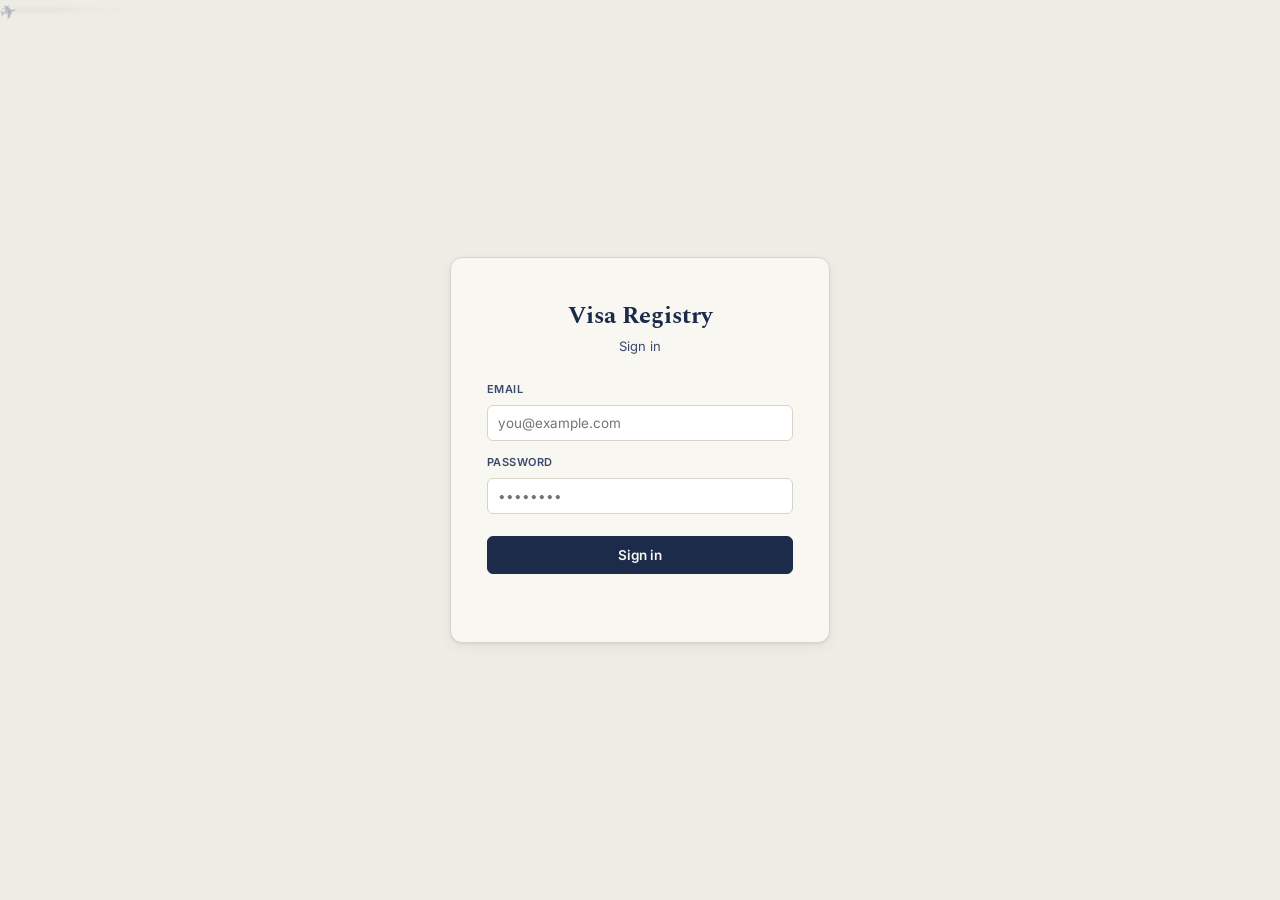
<file: index.html>
<!DOCTYPE html>
<html lang="en">
<head>
<meta charset="UTF-8">
<meta name="viewport" content="width=device-width, initial-scale=1.0">
<title>Visa &amp; Passport Registry</title>
<link rel="preconnect" href="https://fonts.googleapis.com">
<link href="https://fonts.googleapis.com/css2?family=Spectral:wght@500;600;700&family=IBM+Plex+Mono:wght@400;500;600&family=Inter:wght@400;500;600&display=swap" rel="stylesheet">
<link rel="stylesheet" href="css/styles.css">
</head>
<body>

<!-- Motion blur plane background -->
<div class="plane-wrap">
  <div class="plane-group">
    <div class="plane-trail"></div>
    <div class="plane-icon">✈</div>
  </div>
  <div class="plane-group reverse">
    <div class="plane-trail"></div>
    <div class="plane-icon">✈</div>
  </div>
</div>

<!-- Loading screen -->
<div class="loading-screen" id="loadingScreen">Loading…</div>

<!-- Login screen (hidden by default) -->
<div class="login-screen" id="loginScreen" style="display:none;">
  <div class="login-card">
    <h1>Visa Registry</h1>
    <div class="sub">Sign in</div>
    <div class="field">
      <label>Email</label>
      <input id="loginEmail" type="email" placeholder="you@example.com">
    </div>
    <div class="field">
      <label>Password</label>
      <input id="loginPass" type="password" placeholder="••••••••">
    </div>
    <button class="btn" id="loginBtn">Sign in</button>
    <div class="error" id="loginError"></div>
  </div>
</div>

<!-- Main app (hidden by default) -->
<div class="app" id="mainApp" style="display:none;">

  <div class="masthead">
    <div>
      <h1>Visa &amp; Passport Registry</h1>
      <div class="sub">Searchable case log · replaces the paper piles</div>
    </div>
    <div class="meta">
      <span id="statsBox">— entries on file</span>
      <button class="logout" id="themeToggle" title="Toggle dark mode">☀️</button>
      <button class="logout" id="logoutBtn">Sign out</button>
    </div>
  </div>

  <div class="toolbar">
    <div class="search-wrap">
      <svg width="14" height="14" viewBox="0 0 24 24" fill="none" stroke="currentColor" stroke-width="2"><circle cx="11" cy="11" r="8"/><path d="m21 21-4.35-4.35"/></svg>
      <input id="searchInput" type="text" placeholder="Search by last name, passport no., nationality, visa no., phone, email…">
    </div>
    <button class="btn secondary" id="exportBtn">Export CSV</button>
    <button class="btn" id="newBtn">+ New entry</button>
  </div>

  <div class="tabs" id="tabs"></div>
  <div class="archive">
    <table id="table">
      <thead>
        <tr>
          <th>Last name</th>
          <th>First name</th>
          <th>Passport no.</th>
          <th>Category</th>
          <th>Status</th>
          <th>Paid</th>
          <th>Date added</th>
          <th></th>
        </tr>
      </thead>
      <tbody id="tbody"></tbody>
    </table>
    <div class="empty-state" id="emptyState" style="display:none;">
      <div class="stamp">NO RECORDS FOUND</div>
      <div>Try a different search, or add a new entry.</div>
    </div>
  </div>
</div>

<!-- Entry modal -->
<div class="overlay" id="overlay">
  <div class="card">
    <div class="card-head">
      <h2 id="modalTitle">New entry</h2>
      <button id="closeModal">✕</button>
    </div>
    <div class="card-body">

      <div class="section-label">Bio-data page (as printed on passport)</div>

      <div class="scan-zone" id="scanZone">
        <div class="title">📷 Scan &amp; autofill from passport</div>
        <div class="hint">Upload a photo, scan, or PDF of the bio-data page — the MRZ will be read automatically</div>
        <input type="file" id="f_scanInput" accept="image/*,application/pdf" style="display:none;">
        <div class="scan-status" id="scanStatus"></div>
      </div>

      <div class="passport-block">
        <div class="field-row">
          <div class="field" id="wrap_passport">
            <label>N° de Passeport / Passport No.</label>
            <input id="f_passport" type="text" placeholder="e.g. 123456789" inputmode="numeric" maxlength="9">
          </div>
          <div class="field" id="wrap_nationality">
            <label>Nationalité / Nationality</label>
            <select id="f_nationality">
              <option value="">—</option>
            </select>
          </div>
        </div>
        <div class="field-row">
          <div class="field" id="wrap_lastName">
            <label>Nom / Surname</label>
            <input id="f_lastName" type="text" placeholder="e.g. BENBERTAL">
          </div>
          <div class="field" id="wrap_firstName">
            <label>Prénom(s) / Given Names</label>
            <input id="f_firstName" type="text" placeholder="e.g. Ali Chihab Edine">
          </div>
        </div>
        <div class="field-row tri">
          <div class="field" id="wrap_dob">
            <label>Date de Naissance / DOB</label>
            <input id="f_dob" type="text" placeholder="DD/MM/YYYY" inputmode="numeric">
          </div>
          <div class="field">
            <label>Lieu de Naissance / POB</label>
            <select id="f_pob">
              <option value="">—</option>
            </select>
          </div>
          <div class="field" id="wrap_sex">
            <label>Sexe / Sex</label>
            <select id="f_sex">
              <option value="">—</option>
              <option value="M">M</option>
              <option value="F">F</option>
            </select>
          </div>
        </div>
        <div class="field-row">
          <div class="field">
            <label>Date de Délivrance / Issue Date</label>
            <input id="f_issueDate" type="text" placeholder="DD/MM/YYYY" inputmode="numeric">
          </div>
          <div class="field" id="wrap_expiryDate">
            <label>Date d'Expiration / Expiry Date</label>
            <input id="f_expiryDate" type="text" placeholder="DD/MM/YYYY" inputmode="numeric">
          </div>
        </div>
        <div class="field-row">
          <div class="field full">
            <label>Autorité de Délivrance / Issuing Authority</label>
            <select id="f_authority">
              <option value="">—</option>
            </select>
          </div>
        </div>
      </div>

      <div class="section-label">Application / case details</div>
      <div class="field-row">
        <div class="field">
          <label>Category</label>
          <select id="f_category">
            <option value="first">First Application</option>
            <option value="renewal">Renewal</option>
            <option value="family">Family Visit</option>
            <option value="affair">Business / Affair</option>
          </select>
        </div>
        <div class="field">
          <label>Status</label>
          <select id="f_status">
            <option value="pending">Pending</option>
            <option value="submitted">Submitted</option>
            <option value="interview">Interview</option>
            <option value="approved">Approved</option>
            <option value="rejected">Rejected</option>
            <option value="complete">Complete</option>
          </select>
        </div>
      </div>
      <div class="field-row">
        <div class="field">
          <label>Visa number</label>
          <input id="f_visa" type="text" placeholder="if applicable">
        </div>
        <div class="field"></div>
      </div>
      <div class="field-row">
        <div class="field">
          <label>Phone</label>
          <input id="f_phone" type="text">
        </div>
        <div class="field">
          <label>Email</label>
          <input id="f_email" type="text">
        </div>
      </div>
      <div class="field-row">
          <div class="field">
            <label>Date added</label>
            <input id="f_date" type="text" placeholder="DD/MM/YYYY" inputmode="numeric">
          </div>
        <div class="field">
          <label>&nbsp;</label>
          <div class="check-row">
            <input type="checkbox" id="f_paid">
            <label for="f_paid">Paid</label>
          </div>
        </div>
      </div>

      <div class="section-label">Group / family</div>
      <div class="field-row">
        <div class="field">
          <label>Group label</label>
          <input id="f_groupLabel" type="text" placeholder="e.g. Benbertal family">
        </div>
        <div class="field">
          <label>&nbsp;</label>
          <div class="check-row">
            <input type="checkbox" id="f_isPrimary">
            <label for="f_isPrimary">Primary applicant (head of group)</label>
          </div>
        </div>
      </div>

      <div class="field-row">
        <div class="field full">
          <label>Notes</label>
          <textarea id="f_notes" placeholder="Anything else worth flagging on this case"></textarea>
        </div>
      </div>
      <div class="field-row">
        <div class="field full">
          <label>Attach scan (optional)</label>
          <div class="attach-box" id="attachBox">
            <div id="attachPrompt">Click to attach an image, or drop one here</div>
            <img id="attachPreview" style="display:none;">
          </div>
          <input type="file" id="f_image" accept="image/*" style="display:none;">
        </div>
      </div>
    </div>
    <div class="card-foot">
      <div class="left">
        <button class="btn secondary" id="deleteBtn" style="display:none;color:var(--stamp-red);border-color:var(--stamp-red);">Delete</button>
      </div>
      <div style="display:flex;gap:8px;">
        <button class="btn secondary" id="cancelBtn">Cancel</button>
        <button class="btn" id="saveBtn">Save entry</button>
      </div>
    </div>
  </div>
</div>

<div class="toast" id="toast"></div>
<script src="js/app.js"></script>
</body>
</html>
</file>
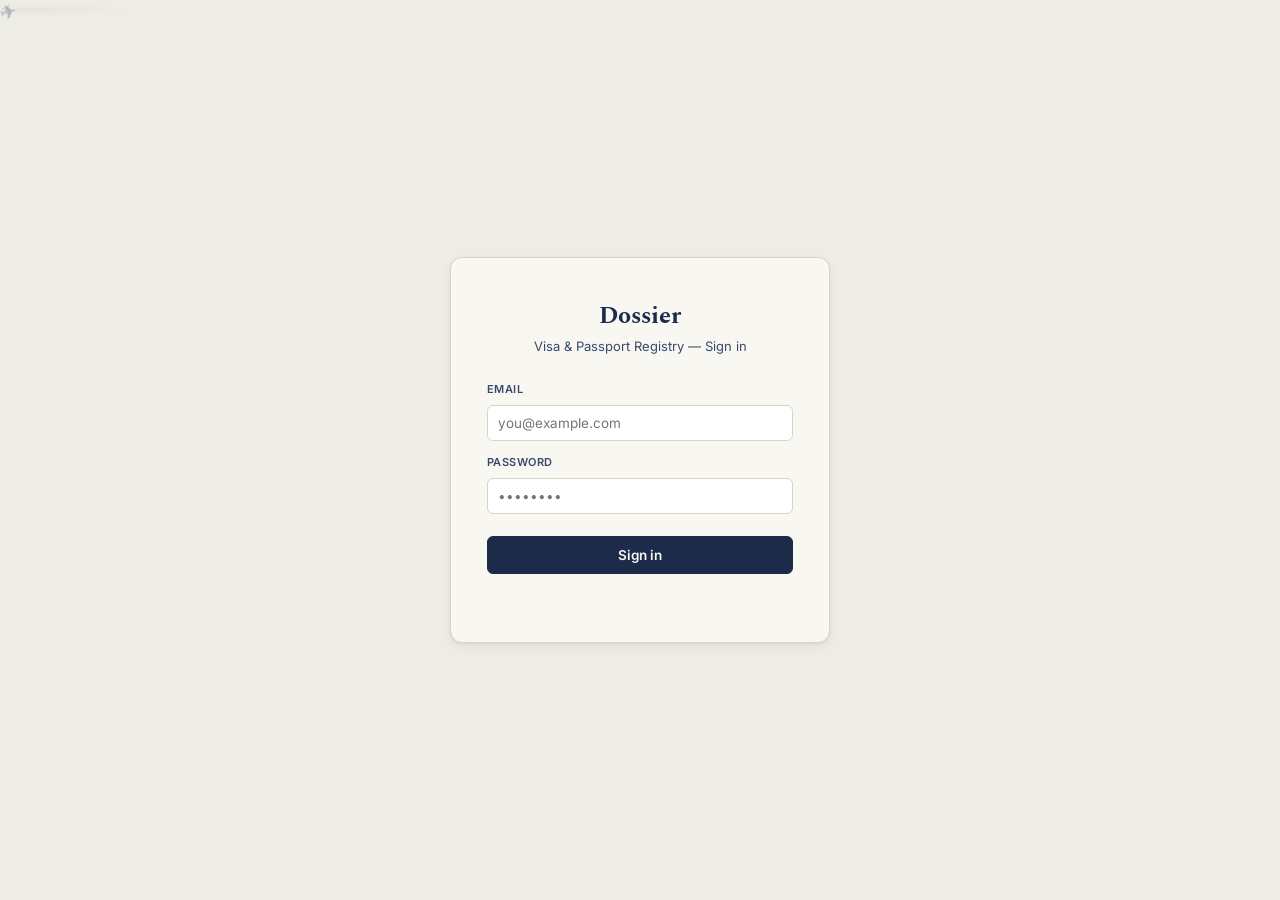
<file: docs/index.html>
<!DOCTYPE html>
<html lang="en">
<head>
<meta charset="UTF-8">
<meta name="viewport" content="width=device-width, initial-scale=1.0">
<title>Dossier — Visa &amp; Passport Registry</title>
<link rel="preconnect" href="https://fonts.googleapis.com">
<link href="https://fonts.googleapis.com/css2?family=Spectral:wght@500;600;700&family=IBM+Plex+Mono:wght@400;500;600&family=Inter:wght@400;500;600&display=swap" rel="stylesheet">
<link rel="stylesheet" href="css/styles.css">
</head>
<body>

<!-- Motion blur plane background -->
<div class="plane-wrap">
  <div class="plane-group">
    <div class="plane-trail"></div>
    <div class="plane-icon">✈</div>
  </div>
  <div class="plane-group reverse">
    <div class="plane-trail"></div>
    <div class="plane-icon">✈</div>
  </div>
</div>

<!-- Loading screen -->
<div class="loading-screen" id="loadingScreen">Loading…</div>

<!-- Login screen (hidden by default) -->
<div class="login-screen" id="loginScreen" style="display:none;">
  <div class="login-card">
    <h1>Dossier</h1>
    <div class="sub">Visa &amp; Passport Registry — Sign in</div>
    <div class="field">
      <label>Email</label>
      <input id="loginEmail" type="email" placeholder="you@example.com">
    </div>
    <div class="field">
      <label>Password</label>
      <input id="loginPass" type="password" placeholder="••••••••">
    </div>
    <button class="btn" id="loginBtn">Sign in</button>
    <div class="error" id="loginError"></div>
  </div>
</div>

<!-- Main app (hidden by default) -->
<div class="app" id="mainApp" style="display:none;">

  <div class="masthead">
    <div>
      <h1>Dossier — Visa &amp; Passport Registry</h1>
      <div class="sub">Searchable case log · replaces the paper piles</div>
    </div>
    <div class="meta">
      <span id="statsBox">— entries on file</span>
      <button class="logout" id="themeToggle" title="Toggle dark mode">☀️</button>
      <button class="logout" id="logoutBtn">Sign out</button>
    </div>
  </div>

  <div class="toolbar">
    <div class="search-wrap">
      <svg width="14" height="14" viewBox="0 0 24 24" fill="none" stroke="currentColor" stroke-width="2"><circle cx="11" cy="11" r="8"/><path d="m21 21-4.35-4.35"/></svg>
      <input id="searchInput" type="text" placeholder="Search by last name, passport no., nationality, visa no., phone, email…">
    </div>
    <button class="btn secondary" id="exportBtn">Export CSV</button>
    <button class="btn" id="newBtn">+ New entry</button>
  </div>

  <div class="tabs" id="tabs"></div>
  <div class="archive">
    <table id="table">
      <thead>
        <tr>
          <th>Last name</th>
          <th>First name</th>
          <th>Passport no.</th>
          <th>Category</th>
          <th>Status</th>
          <th>Paid</th>
          <th>Date added</th>
          <th></th>
        </tr>
      </thead>
      <tbody id="tbody"></tbody>
    </table>
    <div class="empty-state" id="emptyState" style="display:none;">
      <div class="stamp">NO RECORDS FOUND</div>
      <div>Try a different search, or add a new entry.</div>
    </div>
  </div>
</div>

<!-- Entry modal -->
<div class="overlay" id="overlay">
  <div class="card">
    <div class="card-head">
      <h2 id="modalTitle">New entry</h2>
      <button id="closeModal">✕</button>
    </div>
    <div class="card-body">

      <div class="section-label">Bio-data page (as printed on passport)</div>

      <div class="scan-zone" id="scanZone">
        <div class="title">📷 Scan &amp; autofill from passport</div>
        <div class="hint">Upload a photo, scan, or PDF of the bio-data page — the MRZ will be read automatically</div>
        <input type="file" id="f_scanInput" accept="image/*,application/pdf" style="display:none;">
        <div class="scan-status" id="scanStatus"></div>
      </div>

      <div class="passport-block">
        <div class="field-row">
          <div class="field" id="wrap_passport">
            <label>N° de Passeport / Passport No.</label>
            <input id="f_passport" type="text" placeholder="e.g. 123456789" inputmode="numeric" maxlength="9">
          </div>
          <div class="field" id="wrap_nationality">
            <label>Nationalité / Nationality</label>
            <select id="f_nationality">
              <option value="">—</option>
            </select>
          </div>
        </div>
        <div class="field-row">
          <div class="field" id="wrap_lastName">
            <label>Nom / Surname</label>
            <input id="f_lastName" type="text" placeholder="e.g. BENBERTAL">
          </div>
          <div class="field" id="wrap_firstName">
            <label>Prénom(s) / Given Names</label>
            <input id="f_firstName" type="text" placeholder="e.g. Ali Chihab Edine">
          </div>
        </div>
        <div class="field-row tri">
          <div class="field" id="wrap_dob">
            <label>Date de Naissance / DOB</label>
            <input id="f_dob" type="text" placeholder="DD/MM/YYYY" inputmode="numeric">
          </div>
          <div class="field">
            <label>Lieu de Naissance / POB</label>
            <select id="f_pob">
              <option value="">—</option>
            </select>
          </div>
          <div class="field" id="wrap_sex">
            <label>Sexe / Sex</label>
            <select id="f_sex">
              <option value="">—</option>
              <option value="M">M</option>
              <option value="F">F</option>
            </select>
          </div>
        </div>
        <div class="field-row">
          <div class="field">
            <label>Date de Délivrance / Issue Date</label>
            <input id="f_issueDate" type="text" placeholder="DD/MM/YYYY" inputmode="numeric">
          </div>
          <div class="field" id="wrap_expiryDate">
            <label>Date d'Expiration / Expiry Date</label>
            <input id="f_expiryDate" type="text" placeholder="DD/MM/YYYY" inputmode="numeric">
          </div>
        </div>
        <div class="field-row">
          <div class="field full">
            <label>Autorité de Délivrance / Issuing Authority</label>
            <select id="f_authority">
              <option value="">—</option>
            </select>
          </div>
        </div>
      </div>

      <div class="section-label">Application / case details</div>
      <div class="field-row">
        <div class="field">
          <label>Category</label>
          <select id="f_category">
            <option value="first">First Application</option>
            <option value="renewal">Renewal</option>
            <option value="family">Family Visit</option>
            <option value="affair">Business / Affair</option>
          </select>
        </div>
        <div class="field">
          <label>Status</label>
          <select id="f_status">
            <option value="pending">Pending</option>
            <option value="submitted">Submitted</option>
            <option value="interview">Interview</option>
            <option value="approved">Approved</option>
            <option value="rejected">Rejected</option>
            <option value="complete">Complete</option>
          </select>
        </div>
      </div>
      <div class="field-row">
        <div class="field">
          <label>Visa number</label>
          <input id="f_visa" type="text" placeholder="if applicable">
        </div>
        <div class="field"></div>
      </div>
      <div class="field-row">
        <div class="field">
          <label>Phone</label>
          <input id="f_phone" type="text">
        </div>
        <div class="field">
          <label>Email</label>
          <input id="f_email" type="text">
        </div>
      </div>
      <div class="field-row">
          <div class="field">
            <label>Date added</label>
            <input id="f_date" type="text" placeholder="DD/MM/YYYY" inputmode="numeric">
          </div>
        <div class="field">
          <label>&nbsp;</label>
          <div class="check-row">
            <input type="checkbox" id="f_paid">
            <label for="f_paid">Paid</label>
          </div>
        </div>
      </div>

      <div class="section-label">Group / family</div>
      <div class="field-row">
        <div class="field">
          <label>Group label</label>
          <input id="f_groupLabel" type="text" placeholder="e.g. Benbertal family">
        </div>
        <div class="field">
          <label>&nbsp;</label>
          <div class="check-row">
            <input type="checkbox" id="f_isPrimary">
            <label for="f_isPrimary">Primary applicant (head of group)</label>
          </div>
        </div>
      </div>

      <div class="field-row">
        <div class="field full">
          <label>Notes</label>
          <textarea id="f_notes" placeholder="Anything else worth flagging on this case"></textarea>
        </div>
      </div>
      <div class="field-row">
        <div class="field full">
          <label>Attach scan (optional)</label>
          <div class="attach-box" id="attachBox">
            <div id="attachPrompt">Click to attach an image, or drop one here</div>
            <img id="attachPreview" style="display:none;">
          </div>
          <input type="file" id="f_image" accept="image/*" style="display:none;">
        </div>
      </div>
    </div>
    <div class="card-foot">
      <div class="left">
        <button class="btn secondary" id="deleteBtn" style="display:none;color:var(--stamp-red);border-color:var(--stamp-red);">Delete</button>
      </div>
      <div style="display:flex;gap:8px;">
        <button class="btn secondary" id="cancelBtn">Cancel</button>
        <button class="btn" id="saveBtn">Save entry</button>
      </div>
    </div>
  </div>
</div>

<div class="toast" id="toast"></div>
<script src="js/app.js"></script>
</body>
</html>
</file>
<file: css/styles.css>
:root{
    --ink:#1C2B4A;
    --ink-soft:#3A4A6B;
    --paper:#EEEDE5;
    --paper-raised:#F8F7F2;
    --line:#D8D5C8;
    --stamp-red:#A63D2F;
    --stamp-green:#3F5D4D;
    --cat-first:#35507A;
    --cat-renewal:#B5822E;
    --cat-family:#3F7368;
    --cat-affair:#6B4468;
    --cat-other:#5A5A52;
    --shadow: 0 1px 2px rgba(28,43,74,0.08), 0 4px 12px rgba(28,43,74,0.06);
    --input-bg:#fff;
    --tab-bg:#E4E1D5;
    --scan-bg:#F4F3EC;
  }
  [data-theme="dark"]{
    --ink:#E8E6E0;
    --ink-soft:#A0A0A0;
    --paper:#1A1A2E;
    --paper-raised:#22223A;
    --line:#333355;
    --stamp-red:#E85D4A;
    --stamp-green:#5CA87A;
    --cat-first:#3D5A80;
    --cat-renewal:#8B7340;
    --cat-family:#3D6B5A;
    --cat-affair:#6B4A72;
    --cat-other:#5A5A50;
    --shadow: 0 1px 2px rgba(0,0,0,0.3), 0 4px 12px rgba(0,0,0,0.25);
    --input-bg:#2A2A42;
    --tab-bg:#2A2A3E;
    --scan-bg:#1E1E32;
  }
  *{box-sizing:border-box;}
  body{
    margin:0;
    background:var(--paper);
    color:var(--ink);
    font-family:'Inter',sans-serif;
    min-height:100vh;
  }

  /* ---- Login screen ---- */
  .login-screen{
    display:flex;align-items:center;justify-content:center;
    min-height:100vh;padding:24px;
  }
  .login-card{
    background:var(--paper-raised);border:1px solid var(--line);border-radius:12px;
    padding:40px 36px;max-width:380px;width:100%;box-shadow:var(--shadow);text-align:center;
  }
  .login-card h1{
    font-family:'Spectral',serif;font-size:24px;margin:0 0 4px;
  }
  .login-card .sub{font-size:13px;color:var(--ink-soft);margin-bottom:28px;}
  .login-card .field{margin-bottom:14px;text-align:left;}
  .login-card label{display:block;font-size:11px;font-weight:600;color:var(--ink-soft);text-transform:uppercase;letter-spacing:0.04em;margin-bottom:4px;}
  .login-card input{
    width:100%;padding:10px 12px;border:1px solid var(--line);border-radius:6px;
    font-size:14px;font-family:'Inter',sans-serif;background:#fff;color:var(--ink);
  }
  .login-card input:focus{outline:2px solid var(--ink);outline-offset:0;}
  .login-card .btn{width:100%;margin-top:8px;}
  .login-card .error{color:var(--stamp-red);font-size:12.5px;margin-top:10px;min-height:18px;}

  .app{max-width:1180px;margin:0 auto;padding:28px 24px 60px;}

  /* Header */
  .masthead{
    display:flex;justify-content:space-between;align-items:flex-end;
    border-bottom:2px solid var(--ink);
    padding-bottom:16px;margin-bottom:22px;
    flex-wrap:wrap;gap:12px;
  }
  .masthead h1{
    font-family:'Spectral',serif;font-weight:700;font-size:28px;margin:0;
    letter-spacing:-0.01em;
  }
  .masthead .sub{font-size:12.5px;color:var(--ink-soft);margin-top:4px;letter-spacing:0.02em;}
  .masthead .meta{
    font-family:'IBM Plex Mono',monospace;font-size:11.5px;color:var(--ink-soft);
    text-align:right;line-height:1.6;display:flex;align-items:center;gap:14px;
  }
  .masthead .meta .logout{
    font-family:'Inter',sans-serif;font-size:12px;font-weight:600;
    background:transparent;border:1px solid var(--line);border-radius:5px;
    padding:5px 10px;cursor:pointer;color:var(--ink-soft);
  }
  .masthead .meta .logout:hover{border-color:var(--stamp-red);color:var(--stamp-red);}

  /* Toolbar */
  .toolbar{display:flex;gap:10px;margin-bottom:16px;flex-wrap:wrap;align-items:center;}
  .search-wrap{position:relative;flex:1;min-width:220px;}
  .search-wrap input{
    width:100%;padding:10px 12px 10px 34px;border:1px solid var(--line);
    border-radius:6px;background:var(--paper-raised);font-size:14px;color:var(--ink);
    font-family:'Inter',sans-serif;
  }
  .search-wrap input:focus{outline:2px solid var(--ink);outline-offset:1px;}
  .search-wrap svg{position:absolute;left:11px;top:50%;transform:translateY(-50%);opacity:0.5;}
  .btn{
    font-family:'Inter',sans-serif;font-size:13.5px;font-weight:600;
    border:1px solid var(--ink);background:var(--ink);color:var(--paper-raised);
    padding:10px 16px;border-radius:6px;cursor:pointer;white-space:nowrap;
  }
  .btn:hover{background:var(--ink-soft);}
  .btn.secondary{background:transparent;color:var(--ink);border:1px solid var(--line);}
  .btn.secondary:hover{border-color:var(--ink);}
  .btn:focus-visible{outline:2px solid var(--stamp-red);outline-offset:2px;}

  /* Folder tabs */
  .tabs{display:flex;gap:4px;margin-bottom:0;flex-wrap:wrap;align-items:flex-end;}
  .tab{
    font-family:'Inter',sans-serif;font-size:13px;font-weight:600;
    padding:10px 16px 9px;border-radius:8px 8px 0 0;cursor:pointer;
    background:var(--tab-bg);color:var(--ink-soft);border:1px solid var(--line);border-bottom:none;
    position:relative;top:1px;
  }
  .tab .count{
    font-family:'IBM Plex Mono',monospace;font-size:10.5px;
    background:rgba(255,255,255,0.08);padding:1px 6px;border-radius:10px;margin-left:6px;
  }
  .tab.active{background:var(--paper-raised);color:var(--ink);border-bottom:1px solid var(--paper-raised);}
  .tab[data-cat="first"].active{border-top:3px solid var(--cat-first);}
  .tab[data-cat="renewal"].active{border-top:3px solid var(--cat-renewal);}
  .tab[data-cat="family"].active{border-top:3px solid var(--cat-family);}
  .tab[data-cat="affair"].active{border-top:3px solid var(--cat-affair);}
  .tab[data-cat="all"].active{border-top:3px solid var(--ink);}
  .tab.add-tab{background:transparent;border:1px dashed var(--line);color:var(--ink-soft);font-weight:500;}

  .archive{
    background:var(--paper-raised);border:1px solid var(--line);border-radius:0 8px 8px 8px;
    padding:0;box-shadow:var(--shadow);
  }

  /* Table */
  table{width:100%;border-collapse:collapse;}
  thead th{
    text-align:left;font-size:10.5px;text-transform:uppercase;letter-spacing:0.06em;
    color:var(--ink-soft);font-weight:600;padding:12px 14px;border-bottom:1px solid var(--line);
  }
  tbody tr{border-bottom:1px solid var(--line);cursor:pointer;}
  tbody tr:hover{background:rgba(255,255,255,0.04);}
  tbody td{padding:12px 14px;font-size:13.5px;vertical-align:middle;}
  td.mono{font-family:'IBM Plex Mono',monospace;font-size:12.5px;color:var(--ink-soft);}
  .name-cell{font-weight:600;}
  .badge{
    display:inline-block;font-size:10.5px;font-weight:600;padding:3px 8px;border-radius:4px;
    color:#fff;letter-spacing:0.02em;
  }
  .paid-badge{background:var(--stamp-green);}
  .unpaid-badge{background:var(--stamp-red);}
  .group-badge{
    font-family:'IBM Plex Mono',monospace;font-size:10px;
    background:rgba(255,255,255,0.06);padding:2px 7px;border-radius:4px;margin-left:6px;
    color:var(--ink-soft);vertical-align:middle;
  }
  .row-actions{display:flex;gap:6px;justify-content:flex-end;}
  .row-actions button{
    font-family:'Inter',sans-serif;font-size:11.5px;font-weight:600;
    background:transparent;border:1px solid var(--line);border-radius:5px;
    padding:5px 9px;cursor:pointer;color:var(--ink-soft);
  }
  .row-actions button:hover{border-color:var(--ink);color:var(--ink);}
  .row-actions button.del:hover{border-color:var(--stamp-red);color:var(--stamp-red);}

  .empty-state{padding:50px 20px;text-align:center;color:var(--ink-soft);}
  .empty-state .stamp{
    font-family:'IBM Plex Mono',monospace;display:inline-block;border:2px dashed var(--line);
    padding:14px 22px;border-radius:8px;transform:rotate(-2deg);font-size:12.5px;margin-bottom:12px;
  }

  /* Modal */
  .overlay{
    position:fixed;inset:0;background:rgba(28,43,74,0.45);display:none;
    align-items:flex-start;justify-content:center;padding:40px 16px;overflow-y:auto;z-index:50;
  }
  .overlay.open{display:flex;}
  .card{
    background:var(--paper-raised);border-radius:10px;max-width:560px;width:100%;
    box-shadow:0 20px 50px rgba(0,0,0,0.25);border:1px solid var(--line);
  }
  .card-head{
    display:flex;justify-content:space-between;align-items:center;
    padding:18px 22px;border-bottom:1px solid var(--line);
  }
  .card-head h2{font-family:'Spectral',serif;font-size:19px;margin:0;font-weight:600;}
  .card-head button{background:none;border:none;font-size:20px;cursor:pointer;color:var(--ink-soft);line-height:1;}
  .card-body{padding:20px 22px;}
  .field-row{display:grid;grid-template-columns:1fr 1fr;gap:12px;margin-bottom:12px;}
  .field-row.tri{grid-template-columns:1fr 1fr 1fr;}
  .field{display:flex;flex-direction:column;gap:5px;}
  .field.full{grid-column:1/-1;}
  .section-label{
    display:flex;align-items:center;gap:8px;margin:18px 0 10px;
    font-family:'IBM Plex Mono',monospace;font-size:10.5px;text-transform:uppercase;
    letter-spacing:0.08em;color:var(--ink-soft);
  }
  .section-label:first-child{margin-top:0;}
  .section-label::after{content:'';flex:1;height:1px;background:var(--line);}
  .passport-block{
    border:1px solid var(--line);border-radius:8px;padding:14px 14px 2px;background:var(--paper-raised);
    position:relative;
  }
  .passport-block::before{
    content:'PASSPORT';position:absolute;top:-9px;left:12px;background:var(--paper-raised);
    padding:0 6px;font-family:'IBM Plex Mono',monospace;font-size:9.5px;letter-spacing:0.1em;
    color:var(--ink-soft);
  }
  .scan-zone{
    border:2px dashed var(--ink-soft);border-radius:8px;padding:16px;text-align:center;
    background:var(--scan-bg);cursor:pointer;margin-bottom:16px;
  }
  .scan-zone:hover{border-color:var(--ink);}
  .scan-zone .title{font-weight:600;font-size:13.5px;margin-bottom:2px;}
  .scan-zone .hint{font-size:11.5px;color:var(--ink-soft);}
  .scan-status{
    font-family:'IBM Plex Mono',monospace;font-size:11.5px;margin-top:8px;min-height:14px;
  }
  .scan-status.ok{color:var(--stamp-green);}
  .scan-status.warn{color:var(--stamp-red);}
  .scan-status.busy{color:var(--ink-soft);}
  .field.verified input{border-color:var(--stamp-green);background:#F3F8F5;}
  .field.unverified input{border-color:var(--stamp-red);background:#FBF4F3;}
  .field label{font-size:11px;font-weight:600;color:var(--ink-soft);text-transform:uppercase;letter-spacing:0.04em;}
  .field input,.field select,.field textarea{
    padding:9px 10px;border:1px solid var(--line);border-radius:6px;font-size:13.5px;
    font-family:'Inter',sans-serif;background:var(--input-bg);color:var(--ink);
  }
  .field input:focus,.field select:focus,.field textarea:focus{outline:2px solid var(--ink);outline-offset:0;}
  .field textarea{resize:vertical;min-height:56px;}
  .attach-box{
    border:1px dashed var(--line);border-radius:8px;padding:14px;text-align:center;
    font-size:12.5px;color:var(--ink-soft);cursor:pointer;background:var(--paper);
  }
  .attach-box img{max-width:100%;max-height:180px;border-radius:6px;margin-top:8px;display:block;margin-left:auto;margin-right:auto;}
  .card-foot{
    padding:16px 22px;border-top:1px solid var(--line);display:flex;justify-content:space-between;gap:10px;
  }
  .card-foot .left{display:flex;gap:8px;}

  .toast{
    position:fixed;bottom:22px;left:50%;transform:translateX(-50%);
    background:var(--ink);color:#fff;padding:10px 18px;border-radius:6px;font-size:13px;
    box-shadow:0 8px 20px rgba(0,0,0,0.2);opacity:0;pointer-events:none;transition:opacity .25s;z-index:100;
    font-family:'Inter',sans-serif;
  }
  .toast.show{opacity:1;}

  .loading-screen{
    display:flex;align-items:center;justify-content:center;min-height:100vh;
    font-family:'IBM Plex Mono',monospace;color:var(--ink-soft);font-size:14px;
  }

  /* Paid checkbox styling */
  .check-row{display:flex;align-items:center;gap:8px;margin-top:4px;}
  .check-row input[type="checkbox"]{width:18px;height:18px;accent-color:var(--stamp-green);}
  .check-row label{font-size:13px;font-weight:500;color:var(--ink);text-transform:none;letter-spacing:0;}

  /* ---- Motion blur plane ---- */
  .plane-wrap{
    position:fixed;top:0;left:0;width:100%;height:100%;
    pointer-events:none;z-index:0;overflow:hidden;
    opacity:0.35;
  }
  [data-theme="dark"] .plane-wrap{ opacity:0.18; }
  .plane-group{
    position:absolute;
    animation:flyAcross1 20s linear infinite;
  }
  .plane-group.reverse{
    animation:flyAcross2 26s linear 8s infinite;
  }
  .plane-icon{
    font-size:20px;
    color:var(--ink-soft);
    filter:blur(0.3px);
    transform:rotate(-15deg);
  }
  .plane-group.reverse .plane-icon{
    transform:rotate(15deg) scaleX(-1);
    font-size:15px;
    opacity:0.6;
  }
  .plane-trail{
    position:absolute;
    right:100%;top:50%;
    transform:translateY(-50%);
    width:160px;height:2px;
    border-radius:2px;
    background:linear-gradient(90deg, transparent 0%, var(--ink-soft) 70%);
    filter:blur(2.5px);
    opacity:0.6;
  }
  .plane-group.reverse .plane-trail{
    left:100%;right:auto;
    background:linear-gradient(270deg, transparent 0%, var(--ink-soft) 70%);
    width:120px;
    opacity:0.4;
  }
  @keyframes flyAcross1{
    0%  { left:-80px; top:12%; }
    25% { top:18%; }
    50% { top:10%; }
    75% { top:20%; }
    100%{ left:110vw; top:15%; }
  }
  @keyframes flyAcross2{
    0%  { right:-80px; left:auto; top:55%; }
    25% { top:50%; }
    50% { top:60%; }
    75% { top:48%; }
    100%{ right:110vw; left:auto; top:52%; }
  }

  @media(max-width:640px){
    .field-row{grid-template-columns:1fr;}
    .masthead{flex-direction:column;align-items:flex-start;}
    thead{display:none;}
    tbody tr{display:block;padding:10px 14px;}
    tbody td{display:flex;justify-content:space-between;padding:5px 0;border:none;}
    tbody td::before{content:attr(data-label);font-weight:600;color:var(--ink-soft);font-size:11px;margin-right:10px;}
  }
</file>
<file: docs/css/styles.css>
:root{
    --ink:#1C2B4A;
    --ink-soft:#3A4A6B;
    --paper:#EEEDE5;
    --paper-raised:#F8F7F2;
    --line:#D8D5C8;
    --stamp-red:#A63D2F;
    --stamp-green:#3F5D4D;
    --cat-first:#35507A;
    --cat-renewal:#B5822E;
    --cat-family:#3F7368;
    --cat-affair:#6B4468;
    --cat-other:#5A5A52;
    --shadow: 0 1px 2px rgba(28,43,74,0.08), 0 4px 12px rgba(28,43,74,0.06);
    --input-bg:#fff;
    --tab-bg:#E4E1D5;
    --scan-bg:#F4F3EC;
  }
  [data-theme="dark"]{
    --ink:#E8E6E0;
    --ink-soft:#A0A0A0;
    --paper:#1A1A2E;
    --paper-raised:#22223A;
    --line:#333355;
    --stamp-red:#E85D4A;
    --stamp-green:#5CA87A;
    --cat-first:#3D5A80;
    --cat-renewal:#8B7340;
    --cat-family:#3D6B5A;
    --cat-affair:#6B4A72;
    --cat-other:#5A5A50;
    --shadow: 0 1px 2px rgba(0,0,0,0.3), 0 4px 12px rgba(0,0,0,0.25);
    --input-bg:#2A2A42;
    --tab-bg:#2A2A3E;
    --scan-bg:#1E1E32;
  }
  *{box-sizing:border-box;}
  body{
    margin:0;
    background:var(--paper);
    color:var(--ink);
    font-family:'Inter',sans-serif;
    min-height:100vh;
  }

  /* ---- Login screen ---- */
  .login-screen{
    display:flex;align-items:center;justify-content:center;
    min-height:100vh;padding:24px;
  }
  .login-card{
    background:var(--paper-raised);border:1px solid var(--line);border-radius:12px;
    padding:40px 36px;max-width:380px;width:100%;box-shadow:var(--shadow);text-align:center;
  }
  .login-card h1{
    font-family:'Spectral',serif;font-size:24px;margin:0 0 4px;
  }
  .login-card .sub{font-size:13px;color:var(--ink-soft);margin-bottom:28px;}
  .login-card .field{margin-bottom:14px;text-align:left;}
  .login-card label{display:block;font-size:11px;font-weight:600;color:var(--ink-soft);text-transform:uppercase;letter-spacing:0.04em;margin-bottom:4px;}
  .login-card input{
    width:100%;padding:10px 12px;border:1px solid var(--line);border-radius:6px;
    font-size:14px;font-family:'Inter',sans-serif;background:#fff;color:var(--ink);
  }
  .login-card input:focus{outline:2px solid var(--ink);outline-offset:0;}
  .login-card .btn{width:100%;margin-top:8px;}
  .login-card .error{color:var(--stamp-red);font-size:12.5px;margin-top:10px;min-height:18px;}

  .app{max-width:1180px;margin:0 auto;padding:28px 24px 60px;}

  /* Header */
  .masthead{
    display:flex;justify-content:space-between;align-items:flex-end;
    border-bottom:2px solid var(--ink);
    padding-bottom:16px;margin-bottom:22px;
    flex-wrap:wrap;gap:12px;
  }
  .masthead h1{
    font-family:'Spectral',serif;font-weight:700;font-size:28px;margin:0;
    letter-spacing:-0.01em;
  }
  .masthead .sub{font-size:12.5px;color:var(--ink-soft);margin-top:4px;letter-spacing:0.02em;}
  .masthead .meta{
    font-family:'IBM Plex Mono',monospace;font-size:11.5px;color:var(--ink-soft);
    text-align:right;line-height:1.6;display:flex;align-items:center;gap:14px;
  }
  .masthead .meta .logout{
    font-family:'Inter',sans-serif;font-size:12px;font-weight:600;
    background:transparent;border:1px solid var(--line);border-radius:5px;
    padding:5px 10px;cursor:pointer;color:var(--ink-soft);
  }
  .masthead .meta .logout:hover{border-color:var(--stamp-red);color:var(--stamp-red);}

  /* Toolbar */
  .toolbar{display:flex;gap:10px;margin-bottom:16px;flex-wrap:wrap;align-items:center;}
  .search-wrap{position:relative;flex:1;min-width:220px;}
  .search-wrap input{
    width:100%;padding:10px 12px 10px 34px;border:1px solid var(--line);
    border-radius:6px;background:var(--paper-raised);font-size:14px;color:var(--ink);
    font-family:'Inter',sans-serif;
  }
  .search-wrap input:focus{outline:2px solid var(--ink);outline-offset:1px;}
  .search-wrap svg{position:absolute;left:11px;top:50%;transform:translateY(-50%);opacity:0.5;}
  .btn{
    font-family:'Inter',sans-serif;font-size:13.5px;font-weight:600;
    border:1px solid var(--ink);background:var(--ink);color:var(--paper-raised);
    padding:10px 16px;border-radius:6px;cursor:pointer;white-space:nowrap;
  }
  .btn:hover{background:var(--ink-soft);}
  .btn.secondary{background:transparent;color:var(--ink);border:1px solid var(--line);}
  .btn.secondary:hover{border-color:var(--ink);}
  .btn:focus-visible{outline:2px solid var(--stamp-red);outline-offset:2px;}

  /* Folder tabs */
  .tabs{display:flex;gap:4px;margin-bottom:0;flex-wrap:wrap;align-items:flex-end;}
  .tab{
    font-family:'Inter',sans-serif;font-size:13px;font-weight:600;
    padding:10px 16px 9px;border-radius:8px 8px 0 0;cursor:pointer;
    background:var(--tab-bg);color:var(--ink-soft);border:1px solid var(--line);border-bottom:none;
    position:relative;top:1px;
  }
  .tab .count{
    font-family:'IBM Plex Mono',monospace;font-size:10.5px;
    background:rgba(255,255,255,0.08);padding:1px 6px;border-radius:10px;margin-left:6px;
  }
  .tab.active{background:var(--paper-raised);color:var(--ink);border-bottom:1px solid var(--paper-raised);}
  .tab[data-cat="first"].active{border-top:3px solid var(--cat-first);}
  .tab[data-cat="renewal"].active{border-top:3px solid var(--cat-renewal);}
  .tab[data-cat="family"].active{border-top:3px solid var(--cat-family);}
  .tab[data-cat="affair"].active{border-top:3px solid var(--cat-affair);}
  .tab[data-cat="all"].active{border-top:3px solid var(--ink);}
  .tab.add-tab{background:transparent;border:1px dashed var(--line);color:var(--ink-soft);font-weight:500;}

  .archive{
    background:var(--paper-raised);border:1px solid var(--line);border-radius:0 8px 8px 8px;
    padding:0;box-shadow:var(--shadow);
  }

  /* Table */
  table{width:100%;border-collapse:collapse;}
  thead th{
    text-align:left;font-size:10.5px;text-transform:uppercase;letter-spacing:0.06em;
    color:var(--ink-soft);font-weight:600;padding:12px 14px;border-bottom:1px solid var(--line);
  }
  tbody tr{border-bottom:1px solid var(--line);cursor:pointer;}
  tbody tr:hover{background:rgba(255,255,255,0.04);}
  tbody td{padding:12px 14px;font-size:13.5px;vertical-align:middle;}
  td.mono{font-family:'IBM Plex Mono',monospace;font-size:12.5px;color:var(--ink-soft);}
  .name-cell{font-weight:600;}
  .badge{
    display:inline-block;font-size:10.5px;font-weight:600;padding:3px 8px;border-radius:4px;
    color:#fff;letter-spacing:0.02em;
  }
  .paid-badge{background:var(--stamp-green);}
  .unpaid-badge{background:var(--stamp-red);}
  .group-badge{
    font-family:'IBM Plex Mono',monospace;font-size:10px;
    background:rgba(255,255,255,0.06);padding:2px 7px;border-radius:4px;margin-left:6px;
    color:var(--ink-soft);vertical-align:middle;
  }
  .row-actions{display:flex;gap:6px;justify-content:flex-end;}
  .row-actions button{
    font-family:'Inter',sans-serif;font-size:11.5px;font-weight:600;
    background:transparent;border:1px solid var(--line);border-radius:5px;
    padding:5px 9px;cursor:pointer;color:var(--ink-soft);
  }
  .row-actions button:hover{border-color:var(--ink);color:var(--ink);}
  .row-actions button.del:hover{border-color:var(--stamp-red);color:var(--stamp-red);}

  .empty-state{padding:50px 20px;text-align:center;color:var(--ink-soft);}
  .empty-state .stamp{
    font-family:'IBM Plex Mono',monospace;display:inline-block;border:2px dashed var(--line);
    padding:14px 22px;border-radius:8px;transform:rotate(-2deg);font-size:12.5px;margin-bottom:12px;
  }

  /* Modal */
  .overlay{
    position:fixed;inset:0;background:rgba(28,43,74,0.45);display:none;
    align-items:flex-start;justify-content:center;padding:40px 16px;overflow-y:auto;z-index:50;
  }
  .overlay.open{display:flex;}
  .card{
    background:var(--paper-raised);border-radius:10px;max-width:560px;width:100%;
    box-shadow:0 20px 50px rgba(0,0,0,0.25);border:1px solid var(--line);
  }
  .card-head{
    display:flex;justify-content:space-between;align-items:center;
    padding:18px 22px;border-bottom:1px solid var(--line);
  }
  .card-head h2{font-family:'Spectral',serif;font-size:19px;margin:0;font-weight:600;}
  .card-head button{background:none;border:none;font-size:20px;cursor:pointer;color:var(--ink-soft);line-height:1;}
  .card-body{padding:20px 22px;}
  .field-row{display:grid;grid-template-columns:1fr 1fr;gap:12px;margin-bottom:12px;}
  .field-row.tri{grid-template-columns:1fr 1fr 1fr;}
  .field{display:flex;flex-direction:column;gap:5px;}
  .field.full{grid-column:1/-1;}
  .section-label{
    display:flex;align-items:center;gap:8px;margin:18px 0 10px;
    font-family:'IBM Plex Mono',monospace;font-size:10.5px;text-transform:uppercase;
    letter-spacing:0.08em;color:var(--ink-soft);
  }
  .section-label:first-child{margin-top:0;}
  .section-label::after{content:'';flex:1;height:1px;background:var(--line);}
  .passport-block{
    border:1px solid var(--line);border-radius:8px;padding:14px 14px 2px;background:var(--paper-raised);
    position:relative;
  }
  .passport-block::before{
    content:'PASSPORT';position:absolute;top:-9px;left:12px;background:var(--paper-raised);
    padding:0 6px;font-family:'IBM Plex Mono',monospace;font-size:9.5px;letter-spacing:0.1em;
    color:var(--ink-soft);
  }
  .scan-zone{
    border:2px dashed var(--ink-soft);border-radius:8px;padding:16px;text-align:center;
    background:var(--scan-bg);cursor:pointer;margin-bottom:16px;
  }
  .scan-zone:hover{border-color:var(--ink);}
  .scan-zone .title{font-weight:600;font-size:13.5px;margin-bottom:2px;}
  .scan-zone .hint{font-size:11.5px;color:var(--ink-soft);}
  .scan-status{
    font-family:'IBM Plex Mono',monospace;font-size:11.5px;margin-top:8px;min-height:14px;
  }
  .scan-status.ok{color:var(--stamp-green);}
  .scan-status.warn{color:var(--stamp-red);}
  .scan-status.busy{color:var(--ink-soft);}
  .field.verified input{border-color:var(--stamp-green);background:#F3F8F5;}
  .field.unverified input{border-color:var(--stamp-red);background:#FBF4F3;}
  .field label{font-size:11px;font-weight:600;color:var(--ink-soft);text-transform:uppercase;letter-spacing:0.04em;}
  .field input,.field select,.field textarea{
    padding:9px 10px;border:1px solid var(--line);border-radius:6px;font-size:13.5px;
    font-family:'Inter',sans-serif;background:var(--input-bg);color:var(--ink);
  }
  .field input:focus,.field select:focus,.field textarea:focus{outline:2px solid var(--ink);outline-offset:0;}
  .field textarea{resize:vertical;min-height:56px;}
  .attach-box{
    border:1px dashed var(--line);border-radius:8px;padding:14px;text-align:center;
    font-size:12.5px;color:var(--ink-soft);cursor:pointer;background:var(--paper);
  }
  .attach-box img{max-width:100%;max-height:180px;border-radius:6px;margin-top:8px;display:block;margin-left:auto;margin-right:auto;}
  .card-foot{
    padding:16px 22px;border-top:1px solid var(--line);display:flex;justify-content:space-between;gap:10px;
  }
  .card-foot .left{display:flex;gap:8px;}

  .toast{
    position:fixed;bottom:22px;left:50%;transform:translateX(-50%);
    background:var(--ink);color:#fff;padding:10px 18px;border-radius:6px;font-size:13px;
    box-shadow:0 8px 20px rgba(0,0,0,0.2);opacity:0;pointer-events:none;transition:opacity .25s;z-index:100;
    font-family:'Inter',sans-serif;
  }
  .toast.show{opacity:1;}

  .loading-screen{
    display:flex;align-items:center;justify-content:center;min-height:100vh;
    font-family:'IBM Plex Mono',monospace;color:var(--ink-soft);font-size:14px;
  }

  /* Paid checkbox styling */
  .check-row{display:flex;align-items:center;gap:8px;margin-top:4px;}
  .check-row input[type="checkbox"]{width:18px;height:18px;accent-color:var(--stamp-green);}
  .check-row label{font-size:13px;font-weight:500;color:var(--ink);text-transform:none;letter-spacing:0;}

  /* ---- Motion blur plane ---- */
  .plane-wrap{
    position:fixed;top:0;left:0;width:100%;height:100%;
    pointer-events:none;z-index:0;overflow:hidden;
    opacity:0.35;
  }
  [data-theme="dark"] .plane-wrap{ opacity:0.18; }
  .plane-group{
    position:absolute;
    animation:flyAcross1 20s linear infinite;
  }
  .plane-group.reverse{
    animation:flyAcross2 26s linear 8s infinite;
  }
  .plane-icon{
    font-size:20px;
    color:var(--ink-soft);
    filter:blur(0.3px);
    transform:rotate(-15deg);
  }
  .plane-group.reverse .plane-icon{
    transform:rotate(15deg) scaleX(-1);
    font-size:15px;
    opacity:0.6;
  }
  .plane-trail{
    position:absolute;
    right:100%;top:50%;
    transform:translateY(-50%);
    width:160px;height:2px;
    border-radius:2px;
    background:linear-gradient(90deg, transparent 0%, var(--ink-soft) 70%);
    filter:blur(2.5px);
    opacity:0.6;
  }
  .plane-group.reverse .plane-trail{
    left:100%;right:auto;
    background:linear-gradient(270deg, transparent 0%, var(--ink-soft) 70%);
    width:120px;
    opacity:0.4;
  }
  @keyframes flyAcross1{
    0%  { left:-80px; top:12%; }
    25% { top:18%; }
    50% { top:10%; }
    75% { top:20%; }
    100%{ left:110vw; top:15%; }
  }
  @keyframes flyAcross2{
    0%  { right:-80px; left:auto; top:55%; }
    25% { top:50%; }
    50% { top:60%; }
    75% { top:48%; }
    100%{ right:110vw; left:auto; top:52%; }
  }

  @media(max-width:640px){
    .field-row{grid-template-columns:1fr;}
    .masthead{flex-direction:column;align-items:flex-start;}
    thead{display:none;}
    tbody tr{display:block;padding:10px 14px;}
    tbody td{display:flex;justify-content:space-between;padding:5px 0;border:none;}
    tbody td::before{content:attr(data-label);font-weight:600;color:var(--ink-soft);font-size:11px;margin-right:10px;}
  }
</file>
